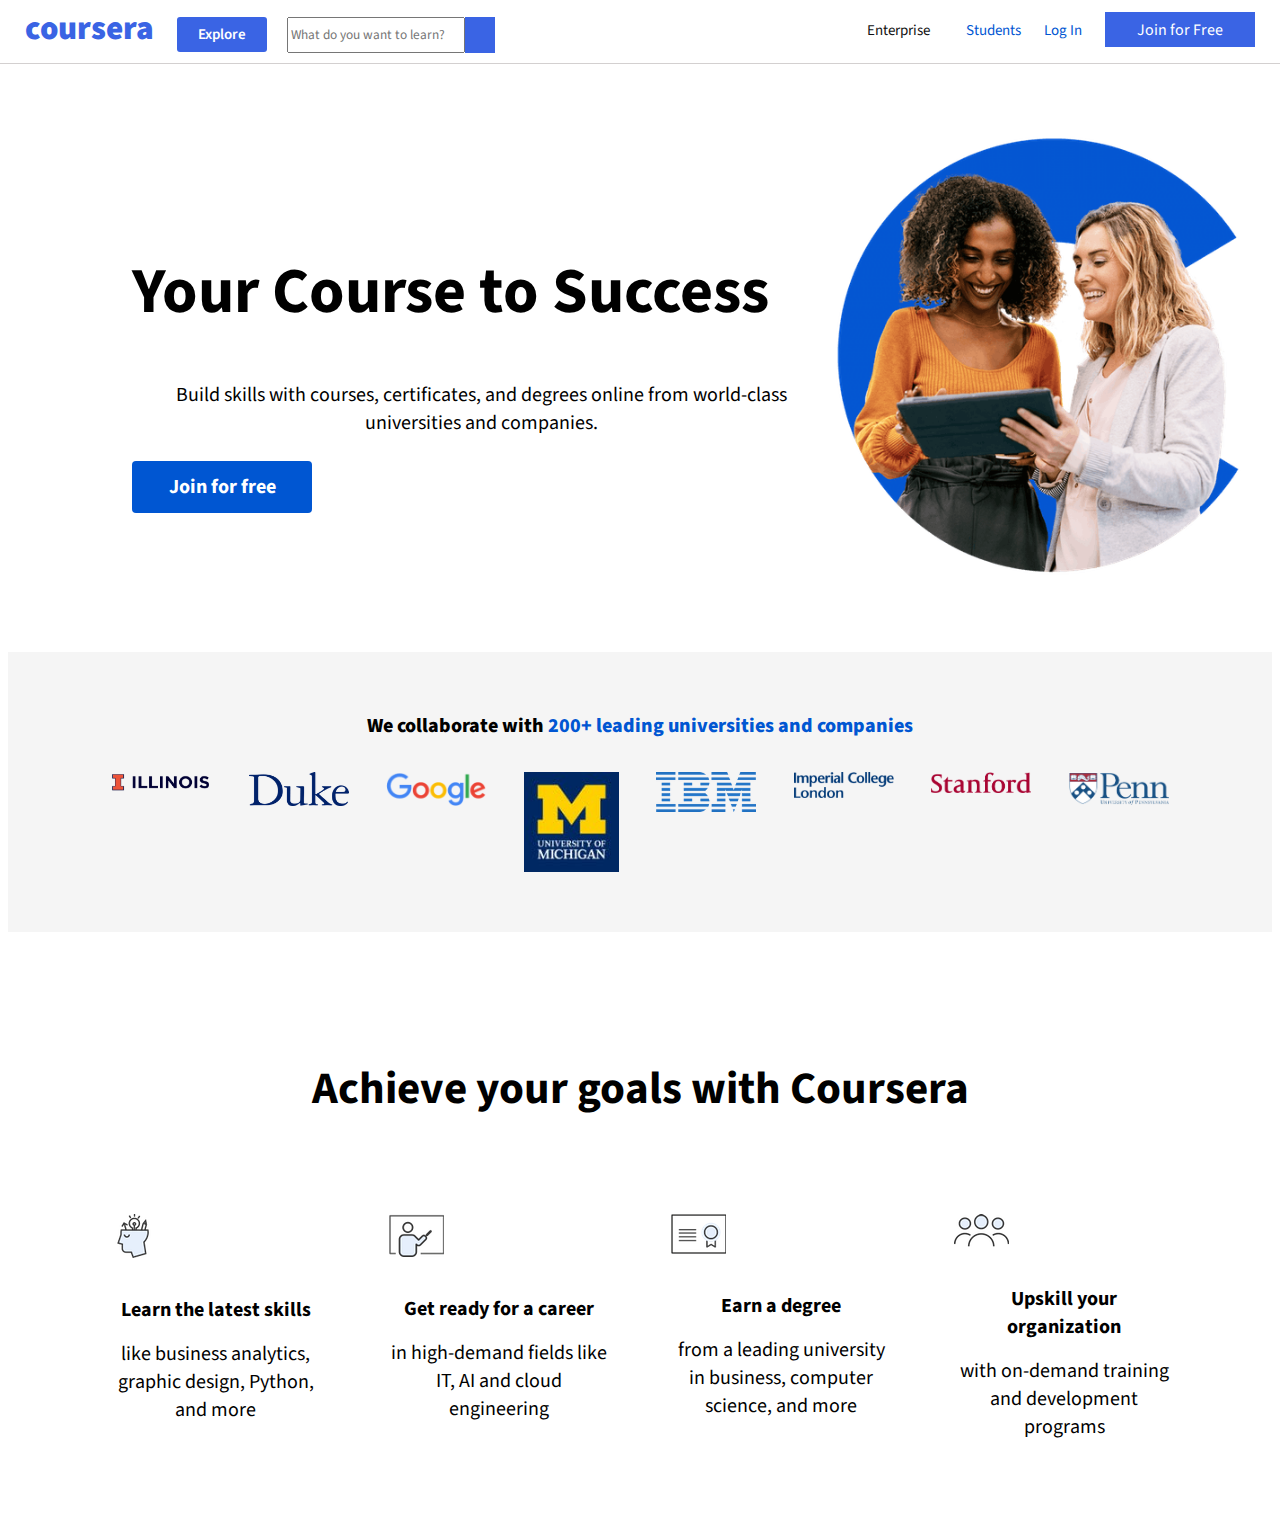
<file: contenido/index.html>
<!DOCTYPE html>
<html lang="en">

<head>
    <link rel="preconnect" href="https://fonts.gstatic.com">
    <link rel="stylesheet" href="https://fonts.googleapis.com/css2?family=Source+Sans+Pro&display=swap">
    <link rel="stylesheet" href="style.css">
    <meta charset=" UTF-8 ">
    <meta http-equiv="X-UA-Compatible " content="IE=edge ">
    <meta name="viewport " content="width=device-width, initial-scale=1">
    <title>Document</title>

</head>
<header>
    <section class="lineal">

        <nav class="navi">
            <ul>
                <li>
                    <h1 class="coursera"> coursera </h1>
                </li>
                <li>
                    <div class="dropdown-box mq">
                        <button class="dropdown-button ">
                        Explore
                        </button>
                        <div class="dropdown-list ">
                            <p>Goals</p>
                            <a href=" ">Take a Free Course</a>
                            <a href=" ">Launch or Advance your Career</a>
                            <a href=" ">Earn a Certificate</a>
                            <a href=" ">Earn a Degree</a>
                            <p>Subjects</p>
                            <a href=" ">Data Science</a>
                            <a href=" ">Business</a>
                            <a href=" ">Computer Science</a>
                            <a href=" ">Information Technology</a>
                            <a href=" ">Language Lerning</a>
                            <a href=" ">Health</a>
                            <a href=" ">Personal Development</a>
                            <a href=" ">Physical Science and Engineering</a>
                            <a href=" ">Social Sciences</a>
                            <a href=" ">Arts and Humanities</a>
                            <a href=" ">Math and Logic</a>
                        </div>
                    </div>
                </li>
                <li id="buttonli">
                    <form class="search-button" action=" action_page.php ">
                        <input type="text " placeholder="What do you want to learn? " name="search ">
                        <button type="submit"><i class="fa fa-search"></i></button>
                    </form>
                </li>
            </ul>
        </nav>
        <nav class="navi media">
            <ul>
                <li>
                    <div class="dropdown-box1 ">
                        <button class="dropdown-button1">
                        Enterprise
                        </button>
                        <div class="dropdown-list1">
                            <a href=" ">Coursera for Teams</a>
                            <a href=" ">Coursera for Business</a>
                            <a href=" ">Coursera for Campus</a>
                            <a href=" ">Coursera for Government</a>
                        </div>
                    </div>
                </li>
                <li>
                    <a href="" class="students ">Students</a>
                </li>
                <li>
                    <a href="" class="log ">Log In</a>
                </li>
                <li>
                    <button class="join ">Join for Free</button>
                </li>
            </ul>
        </nav>
    </section>
</header>

<body>
    <main>
        <!--     ----  1st section  ---    -->
        <section class="container hero">
            <div class="hero-title">
                <h1 class="title">Your Course to Success</h1>
                <p class="subtitle">Build skills with courses, certificates, and degrees online from world-class universities and companies.
                </p>
                <button class="button">
                Join for free
              </button>
            </div>
            <div>
                <img src="./Nueva carpeta/hero-b.png" alt="">
            </div>
        </section>

        <!--    ---2nd Section de Univeridades---     -->

        <section class="universities">
            <div class="unicomp">
                <p>We collaborate with
                    <a href="">200+ leading universities and companies</a>
                </p>
            </div>
            <div class="uni-links">
                <a href=""><img src="./Nueva carpeta/illinois.png" alt=""></a>
                <a href=""><img src="./Nueva carpeta/duke_updated_2020.png" alt=""> </a>
                <a href=""><img src="./Nueva carpeta/google.png" alt=""></a>
                <a href=""><img src="./Nueva carpeta/umich.jpg" alt=""></a>
                <a href=""><img src="./Nueva carpeta/ibm.png" alt=""></a>
                <a href=""><img src="./Nueva carpeta/imperial.png" alt=""></a>
                <a href=""><img src="./Nueva carpeta/stanford.png" alt=""></a>
                <a href=""><img src="./Nueva carpeta/penn.png" alt=""></a>
            </div>
        </section>
        <!--    -- 3rd section Achieve your goals section --    -->
        <section class="achieve">
            <div class="achieve-tittle">
                <h2>Achieve your goals with Coursera</h2>
            </div>
            <div class="achieve-options">
                <section>
                    <img src="./Nueva carpeta/Icon-Learn.png"></img>
                    <h3>Learn the latest skills</h3>
                    <p>like business analytics, graphic design, Python, and more</p>
                </section>
                <section>
                    <img src="./Nueva carpeta/Icon-Get-Ready.png"></img>
                    <h3>Get ready for a career</h3>
                    <p>in high-demand fields like IT, AI and cloud engineering</p>
                </section>
                <section>
                    <img src="./Nueva carpeta/Icon-Earn-Degree.png"></img>
                    <h3>Earn a degree</h3>
                    <p>from a leading university in business, computer science, and more</p>
                </section>
                <section>
                    <img src="./Nueva carpeta/Icon-Upskill-your-org.png"></img>
                    <h3>Upskill your organization </h3>
                    <p>with on-demand training and development programs</p>
                </section>
            </div>
        </section>
    </main>

</body>

</html>
</file>
<file: contenido/style.css>
/* Variables */
              
               :root {
                  --blue: #0056D2;
              }
              /*    ---- Header  ------*/
              
              .lineal {
                  align-items: center;
                  margin: 0 20px 0 20px;
                  list-style-type: none;
                  text-align: center;
                  transition: all 0.45 linear;
                  display: flex;
                  justify-content: space-between;
              }
              
              header {
                  margin: 0px 0px 0px 0px;
                  position: fixed;
                  left: 0;
                  top: 0;
                  right: 0;
                  padding-top: 5px;
                  padding-bottom: 8px;
                  background-color: white;
                  justify-content: center;
                  border-bottom: 1px solid rgba(190, 185, 185, 0.671);
              }
              
              .navi ul {
                  margin: 0;
                  padding: 0;
                  list-style: none;
              }
              
              .navi ul li {
                  display: inline-block;
              }
              
              .coursera {
                  margin: 0px 15px 0px 5px;
                  font-size: 33px;
                  color: rgb(58, 100, 228);
                  font-weight: 1000;
                  align-content: center;
              }
              
              .dropdown-button {
                  background-color: rgb(58, 100, 228);
                  border: 16px;
                  border-radius: 3px;
                  color: white;
                  height: 35px;
                  width: 90px;
                  font-size: 15px;
                  margin: 0px 15px 0px 5px;
                  font-weight: 600;
              }
              
              .dropdown-box {
                  position: relative;
                  display: inline-block;
              }
              /*
                        
                        .dropdown-button1 {
                            background-color: white;
                            border: 0;
                            color: black;
                            height: 35px;
                            width: 90px;
                            font-size: medium;
                        }
                        
                        .dropdown-button1 :hover {
                            box-shadow: 0px 8px 16px 0px rgba(80, 80, 80, 0.2);
                        }
                        
                        */
              
              .dropdown-list {
                  display: none;
                  position: absolute;
                  background-color: rgb(228, 225, 225);
                  min-width: 160px;
                  box-shadow: 0px 8px 16px 0px rgba(0, 0, 0, 0.2);
                  z-index: 1;
              }
              
              .dropdown-list a {
                  color: black;
                  padding: 12px 1 6px;
                  text-decoration: none;
                  display: block;
              }
              
              .dropdown-list a:hover {
                  background-color: rgb(168, 205, 248);
              }
              
              .dropdown-box:hover .dropdown-list {
                  display: block;
              }
              
              .dropdown-box:hover .dropdown-button {
                  background-color: rgb(137, 195, 241);
              }
              
              .dropdown-button1 {
                  background-color: white;
                  border: 0;
                  color: rgb(17, 17, 17);
                  height: 0;
                  width: 90px;
                  font-size: 15px;
                  margin: 0px 5px 0px 15px;
              }
              
              .dropdown-box1 {
                  position: relative;
                  display: inline-block;
              }
              
              .dropdown-list1 {
                  display: none;
                  position: absolute;
                  background-color: rgb(252, 252, 252);
                  min-width: 160px;
                  box-shadow: 0px 8px 16px 0px rgba(56, 55, 55, 0.2);
                  z-index: 1;
              }
              
              .dropdown-list1 a {
                  color: black;
                  padding: 12px 1 6px;
                  text-decoration: none;
                  display: block;
              }
              
              .dropdown-list1 a:hover {
                  background-color: rgb(168, 205, 248);
              }
              
              .dropdown-box1:hover .dropdown-list1 {
                  display: block;
              }
              
              .dropdown-box1:hover .dropdown-button1 {
                  background-color: rgb(137, 195, 241);
              }
              
              .students {
                  margin: 0px 5px 0px 15px;
                  text-decoration: none;
                  font-size: 15px;
                  color: black;
              }
              
              .students:hover {
                  text-decoration: underline;
                  color: rgb(55, 55, 233);
              }
              
              .log {
                  margin: 0px 5px 0px 15px;
                  text-decoration: none;
                  color: rgb(55, 55, 233);
                  font-size: 15px;
              }
              
              .log:hover {
                  text-decoration: underline
              }
              
              * {
                  box-sizing: border-box;
                  font-family: "Source Sans Pro", Arial, sans-serif;
              }
              
              form.search-button input[type=text] {
                  padding: 0 10px;
                  font-size: 20px;
                  border: 1px solid rgb(11, 3, 133);
                  float: left;
                  width: 100%;
                  height: 100%;
                  background: #116af0;
              }
              
              form.search-button button {
                  padding: 0 15px;
                  background: rgb(58, 100, 228);
                  border: none;
                  cursor: pointer;
                  font-size: 17px;
                  color: #fff;
              }
              
              #buttonli form {
                  display: flex;
                  height: 40px;
                  border-radius: 2px;
                  padding: 2px;
                  min-width: 18px!important;
              }
              
              .join {
                  background-color: rgb(58, 100, 228);
                  border: 16px;
                  color: white;
                  height: 35px;
                  width: 150px;
                  font-size: medium;
                  margin: 0px 5px 0px 15px;
              }
              /* --  general --   */
              
              main {
                  padding-top: 5rem;
              }
              
              body {
                  border: 0px;
              }
              /*      ---- 1st section ----          */
              
              .hero {
                  display: flex;
                  align-items: center;
                  justify-content: space-around;
                  padding: 28px;
                  max-width: 100%;
              }
              
              .hero div img {
                  min-height: 70%;
                  min-width: 70%;
                  max-height: 100%;
                  max-width: 100%;
                  width: 500px;
              }
              
              .hero .hero-title {
                  margin-left: 96px;
                  max-width: 100%;
                  align-content: center;
              }
              
              .hero .title {
                  font-family: 'Source Sans Pro', sans-serif;
                  font-size: 64px;
                  max-width: 100%;
              }
              
              .hero .subtitle {
                  font-family: 'Source Sans Pro', sans-serif;
                  font-size: 20px;
                  margin-top: 24px;
                  margin-bottom: 24px;
                  max-width: 100%;
              }
              
              .hero .button {
                  background-color: var(--blue);
                  padding: 12px;
                  color: #fff;
                  border: none;
                  border-radius: 4px;
                  font-family: 'Source Sans Pro', sans-serif;
                  font-weight: bold;
                  font-size: 20px;
                  width: 180px;
              }
              /* --------------- 2nd section partners -----------*/
              
              .universities {
                  margin: 24px 0;
                  padding: 44px 10px;
                  background-color: #f5f5f5;
              }
              
              .unicomp {
                  font-family: 'Source Sans Pro', sans-serif;
                  font-size: 50px;
                  font-style: none;
                  text-align: center;
                  font-weight: 800;
              }
              
              .unicomp a,
              a:visited,
              a:hover {
                  color: var(--blue);
                  text-decoration: none;
              }
              
              .unicomp a:hover {
                  text-decoration: underline;
              }
              
              .universities .uni-links {
                  display: flex;
                  flex-wrap: wrap;
                  justify-content: space-evenly;
                  margin: 0px auto;
                  max-width: 1132px;
                  width: 100%;
              }
              
              .universities .uni-links a img {
                  width: 100%;
                  max-height: 100px;
                  max-width: 100px;
                  vertical-align: middle;
              }
              /* ---- 3rd Section de Universidades ----      */
              
              .achieve {
                  display: flex;
                  flex-direction: column;
                  align-content: space-around;
                  padding: 64px 60px;
                  justify-content: center;
                  max-width: 100%;
              }
              
              .achieve .achieve-tittle {
                  font-weight: 500;
                  margin-bottom: 40px;
                  text-align: center;
                  font-size: 30px;
                  font-family: "Source Sans Pro", Arial, sans-serif;
              }
              
              .achieve .achieve-options {
                  display: grid;
                  grid-template-columns: 220px 220px 220px 220px;
                  justify-content: space-evenly;
                  align-content: center;
                  gap: 25px;
              }
              
              .achieve-options section h3,
              img,
              p {
                  align-content: center;
                  font-size: 20px;
                  margin: 16px 0px;
                  text-align: center;
                  justify-content: center;
              }
              /*  --  Queries  --*/
              
              @media screen and (max-width: 991px) {
                  body {
                      max-width: 100%;
                      border: 0px;
                  }
                  .dropdown-button {
                      display: none;
                  }
                  main {
                      padding-top: 5rem;
                  }
                  .coursera {
                      align-content: center;
                  }
                  .media {
                      display: none;
                  }
                  .lineal {
                      justify-content: flex-end;
                  }
                  .coursera {
                      max-width: 100%;
                  }
                  .hero {
                      justify-content: center;
                  }
                  .hero div {
                      max-width: 20%;
                  }
                  .hero .hero-title {
                      max-width: 100%;
                      margin-left: auto
                  }
                  .achieve .achieve-options {
                      grid-template-columns: 220px 220px;
                  }
                  .navi {
                      display: block;
                      top: 100%;
                  }
              }
              
              @media screen and (max-width: 760px) {
                  .hero div img {
                      display: none;
                  }
                  .hero .button {
                      margin-bottom: 36px;
                      width: 80%;
                      height: auto;
                  }
                  .hero {
                      justify-content: center;
                  }
              }
</file>
